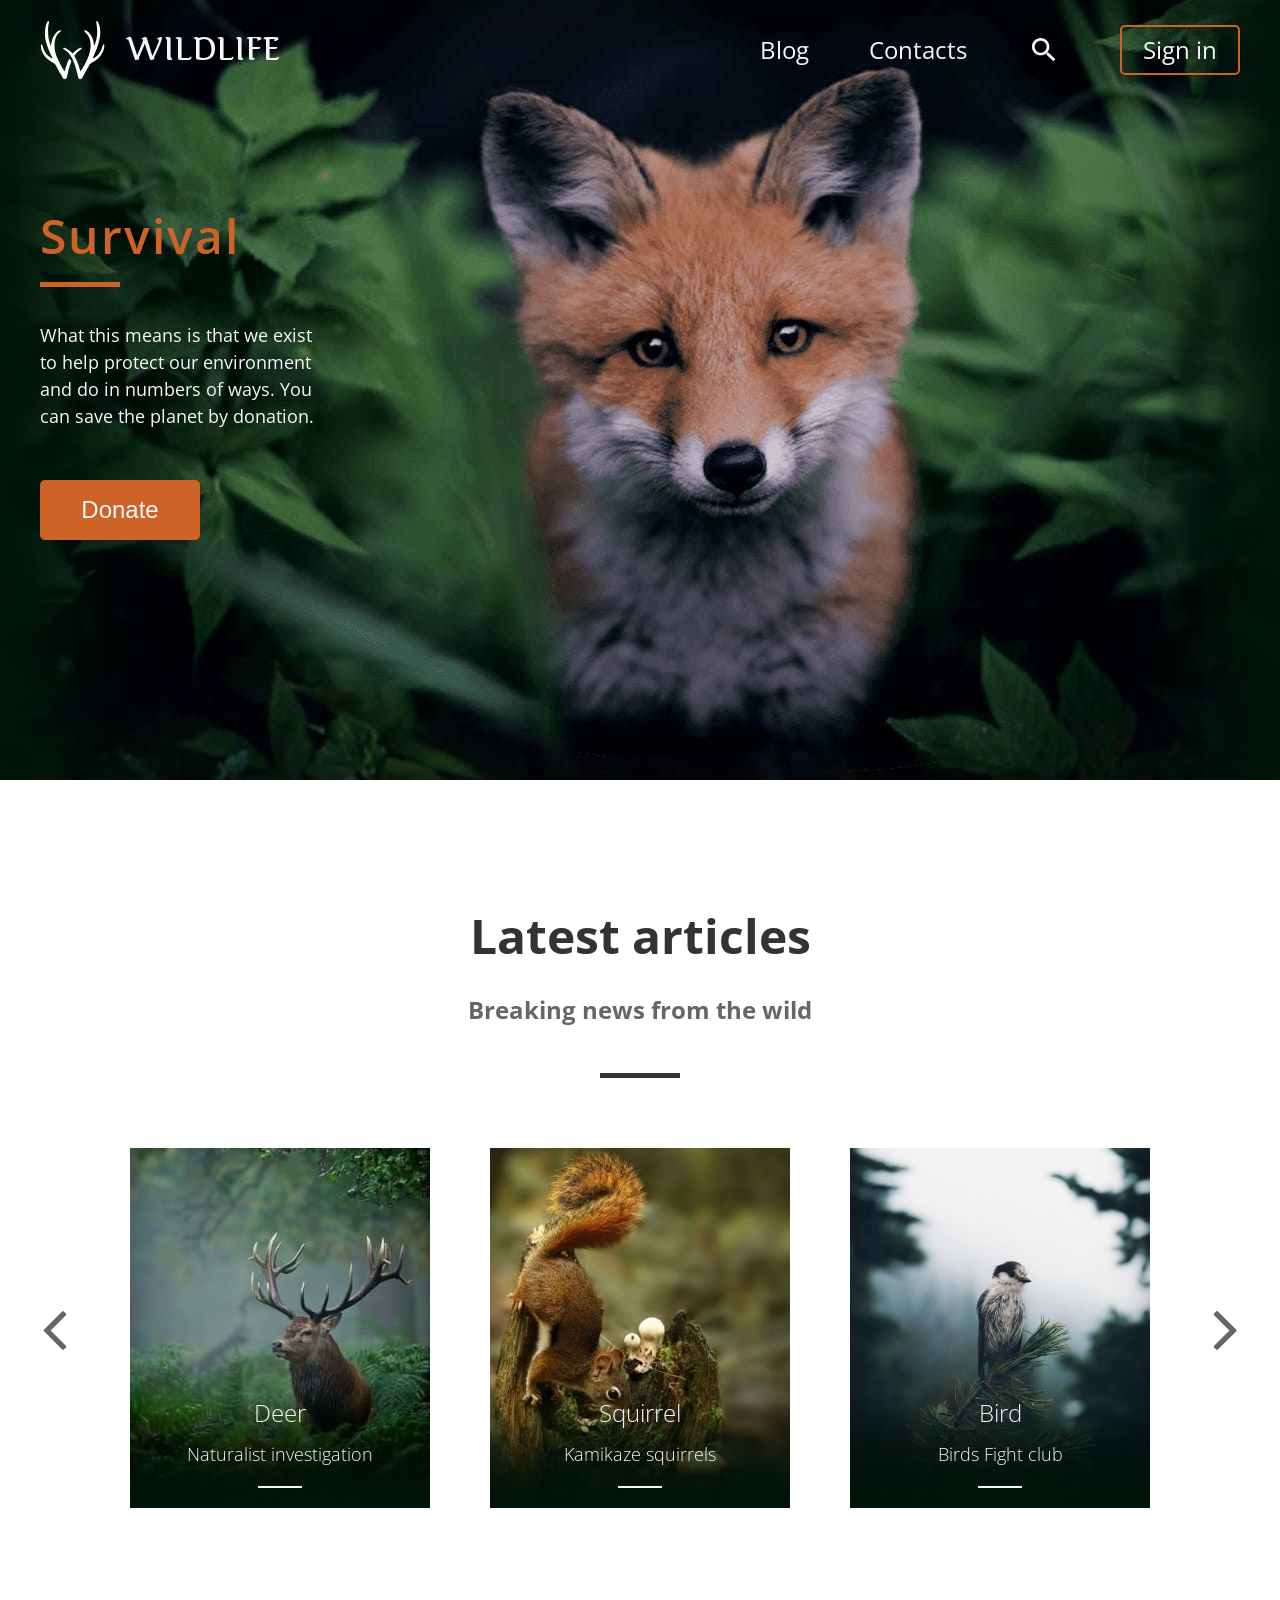
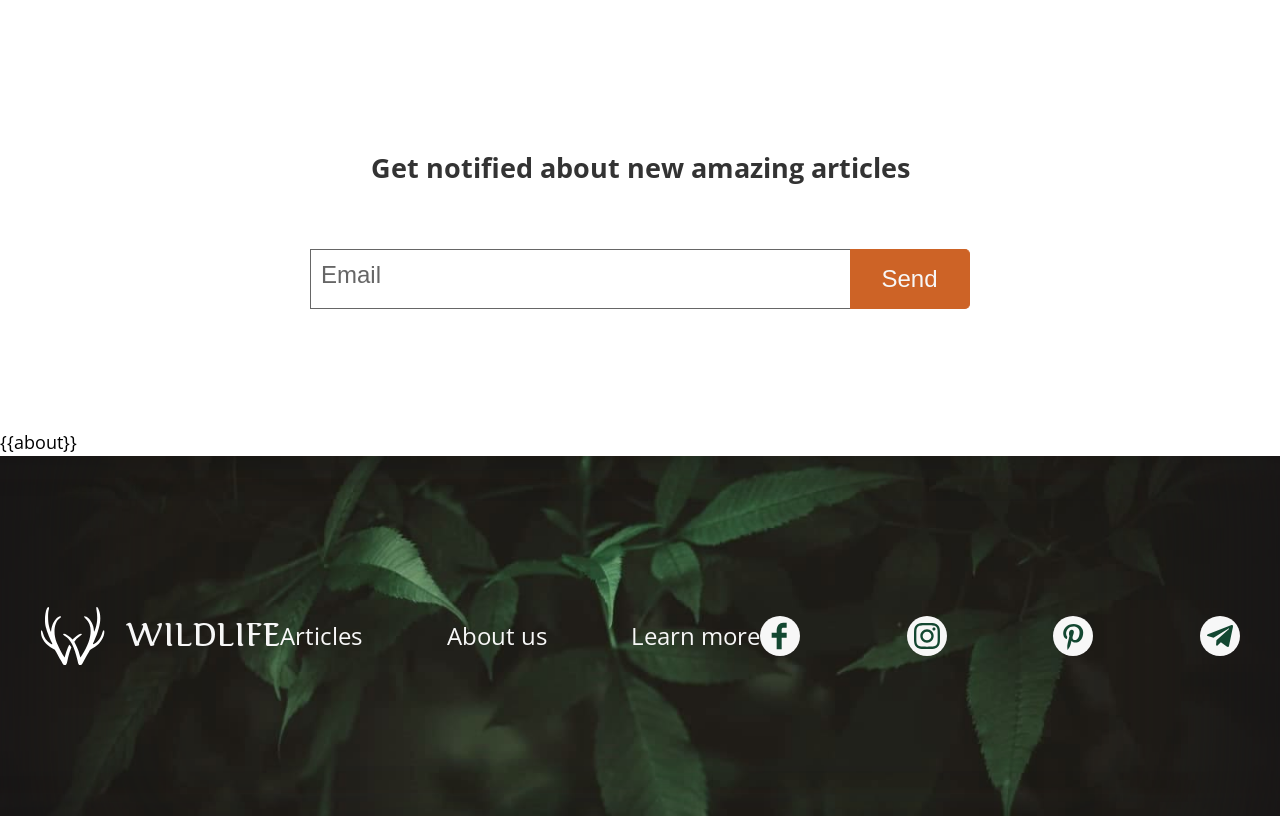
<file: 06-build-page/project-dist/index.html>
<!DOCTYPE html>
<html lang="en">
  <head>
    <meta charset="UTF-8" />
    <meta name="viewport" content="width=device-width, initial-scale=1.0" />
    <link
      href="https://fonts.googleapis.com/css2?family=Open+Sans:wght@100;300;400;600&display=swap"
      rel="stylesheet"
    />
    <link rel="stylesheet" href="style.css" />
    <title>wildlife</title>
  </head>
  <body>
    <header class="header">
      <div class="container">
        <div class="inner-container">
          <nav class="main-nav">
            <div class="logo">
              <div class="logo-icon"></div>
              <h1>wildlife</h1>
            </div>
            <ul class="nav-list">
              <li class="list-item"><a href="#">Blog</a></li>
              <li class="list-item"><a href="#">Contacts</a></li>
              <li class="list-item search"><a href="#"></a></li>
              <li class="list-item login"><a href="#">Sign in</a></li>
            </ul>
          </nav>
          <div class="header-promo">
            <h2 class="header-title">Survival</h2>
            <p class="header-text">
              What this means is that we exist to help protect our environment
              and do in numbers of ways. You can save the planet by donation.
            </p>
            <button class="header-button">Donate</button>
          </div>
        </div>
      </div>
    </header>
    <main class="main">
      <div class="container">
        <div class="inner-container">
          <h2 class="main-title">Latest articles</h2>
          <h3 class="main-subtitle">Breaking news from the wild</h3>
          <div class="slider">
            <a class="arrow arrow-left"></a>
            <div class="item item1">
              <a href="#">
                <h2 class="item-title">Deer</h2>
                <h3 class="item-subtitle">Naturalist investigation</h3>
              </a>
            </div>
            <div class="item item2">
              <a href="#">
                <h2 class="item-title">Squirrel</h2>
                <h3 class="item-subtitle">Kamikaze squirrels</h3>
              </a>
            </div>
            <div class="item item3">
              <a href="#">
                <h2 class="item-title">Bird</h2>
                <h3 class="item-subtitle">Birds Fight club</h3>
              </a>
            </div>
            <a class="arrow arrow-right"></a>
          </div>
          <div class="mail">
            <h2 class="mail-title">Get notified about new amazing articles</h2>
            <form action="#" method="post" class="mail-form">
              <input
                type="text"
                class="mail-input"
                placeholder="Email"
                required
                autofocus
              />
              <input type="submit" class="mail-button" value="Send" />
            </form>
          </div>
        </div>
      </div>
      {{about}}
    </main>
    <footer class="footer">
      <div class="container">
        <div class="inner-container footer-inner-container">
          <div class="logo">
            <div class="logo-icon"></div>
            <h2>wildlife</h2>
          </div>
          <ul class="nav-list">
            <li class="list-item"><a href="#">Articles</a></li>
            <li class="list-item"><a href="#">About us</a></li>
            <li class="list-item"><a href="#">Learn more</a></li>
          </ul>
          <ul class="nav-list social-list">
            <li class="list-item social-item fb"><a href="#"></a></li>
            <li class="list-item social-item instagramm"><a href="#"></a></li>
            <li class="list-item social-item pinterest"><a href="#"></a></li>
            <li class="list-item social-item telegram"><a href="#"></a></li>
          </ul>
        </div>
      </div>
    </footer>
  </body>
</html>
</file>
<file: 06-build-page/project-dist/style.css>
.about-container {
  padding-top: 100px;
  padding-bottom: 100px;

  display: flex;
  flex-direction: column;
  justify-content: space-between;
  align-items: center;

  text-align: center;

  background-color: black;
  color: whitesmoke;
}

.about-text {
  width: 70%;
}

footer {
  background-color: #181617;
}

footer .container {
  background-image: url('assets/img/footer.jpg');
  background-size: cover;
  box-shadow: -150px 0 150px -100px #181617 inset, 150px 0 150px -100px #181617 inset;
}

.footer-inner-container {
  display: flex;
  align-items: center;
  justify-content: space-between;  
  min-height: 360px;
}

.social-list {
  width: 240px;
  display: flex;
  justify-content: space-between;
  align-items: center;
}

.social-item {
  width: 40px;
  height: 40px;
  border-radius: 20px;
}

.social-item a {
  display: block;
  width: 40px;
  height: 40px;
  border-radius: 20px;
  background-color: #f7f7f7;
  background-size: contain;
  background-position: center center;
  background-repeat: no-repeat;
}

.fb a {
  background-image: url('assets/svg/facebook.svg');
}

.instagramm a {
  background-image: url('assets/svg/instagram.svg');
  background-size: 26px;
}

.pinterest a {
  background-image: url('assets/svg/pinterest.svg');
}

.telegram a {
  background-image: url('assets/svg/telegram.svg');
  background-size: 26px;
}main .container {
  padding-top: 120px;
  padding-bottom: 120px;
}

.main-title {
  font-size: 48px;
  color: #333;
  text-align: center;
  margin: 0;
  padding: 0;
  margin-bottom: 20px;
}

.main-subtitle {
  position: relative;
  font-size: 24px;
  color: #666;
  text-align: center;
  margin: 0;
  margin-bottom: 120px;
  padding: 0;
}

.main-subtitle::after {
  content: '';
  position: absolute;
  left: 50%;
  margin-left: -40px;
  bottom: -50px;
  width: 80px;
  height: 5px;
  background-color: #333;
}

.slider {
  display: flex;
  align-items: center;
  justify-content: space-between;
  margin-bottom: 240px;
}

.item a {
  display: flex;
  align-items: center;
  justify-content: flex-end;
  flex-direction: column;
  width: 300px;
  height: 360px;
  background-size: cover;
  background-repeat: no-repeat;  
  text-decoration: none;
  box-shadow: 0 -150px 150px -120px #02160b inset, 0 -100px 100px -80px #02160b inset, 0 -50px 50px -40px #02160b inset;
}

.item1 {
  background-image: url('assets/img/item1.jpg');
}

.item2 {
  background-image: url('assets/img/item2.jpg');
}

.item3 {
  background-image: url('assets/img/item3.jpg');
}

.item-title {
  font-size: 24px;
  font-weight: 300;
  color: #f7f7f7;
  text-align: center;
  margin: 0;
  padding: 0;
  margin-bottom: 10px;
}

.item-subtitle {
  position: relative;
  font-size: 18px;
  font-weight: 100;
  color: #f7f7f7;
  text-align: center;
  margin: 0;
  margin-bottom: 40px;
  padding: 0;
}

.item-subtitle::after {
  content: '';
  position: absolute;
  left: 50%;
  margin-left: -22px;
  bottom: -20px;
  width: 44px;
  height: 2px;
  background-color: #f7f7f7;
}

.arrow {
  width: 30px;
  height: 70px;
  background-size: contain;
  background-position: center center;
  background-repeat: no-repeat;
  cursor: pointer;
}

.arrow-left {
  background-image: url('assets/svg/arrow-left.svg');
}

.arrow-right {
  background-image: url('assets/svg/arrow-right.svg');
}

.mail-form {
  display: flex;
  height: 60px;
  justify-content: center;
}

.mail-title {
  padding: 0;
  margin: 0;
  margin-bottom: 60px;
  text-align: center;
  color: #333;
}

.mail-input {
  box-sizing: border-box;
  width: 540px;
  height: 60px;
  padding: 10px;
  background-color:transparent;
  border: 1px solid #666;
  border-right: 0;
  outline: 0;
}

.mail-input::placeholder {
  font-size: 24px;
  line-height: 58px;
  color: #666;
}

.mail-button {
  width: 120px;
  height: 60px;
  color: #f7f7f7;
  background-color: #cd6326;  
  font-size: 24px;
  border: 1px solid #cd6326;
  border-radius: 0 5px 5px 0;
  border-left: 0;
  cursor: pointer;
  transition: .3s;
}

.mail-button:hover {
  background-color: #E4902D;
  border-color: #E4902D;
  outline: 0;
}

.mail-button:active {
  background-color: #8F5515;
  border-color: #8F5515;
  outline: 0;
}@font-face {
  font-family: 'Karolina';
  src: url('assets/fonts/Karolina-Regular.woff2') format('woff2');
  font-weight: normal;
  font-style: normal;
}

* {
  box-sizing: border-box;
}

body {
  margin: 0;
  padding: 0;
  font-family: 'Open Sans', sans-serif;
  font-size: 18px;
  line-height: 1.5;
}

.inner-container {
  max-width: 1200px;
  margin: 0 auto;
}

header {
  background-color: #02160b;
}

header .container {
  min-height: 780px;
  background-image: url('assets/img/header.jpg');
  background-size: cover;
  padding-top: 20px;
  box-shadow: -150px 0 150px -100px #02160b inset, 150px 0 150px -100px #02160b inset, -100px 0 100px -90px #02160b inset, 100px 0 100px -90px #02160b inset, -50px 0 50px -40px #02160b inset, 50px 0 50px -40px #02160b inset;
}

.main-nav {
  display: flex;
  align-items: center;
  justify-content: space-between;
  margin-bottom: 120px;
}

.nav-list {
  display: flex;
  align-items: center;
  justify-content: space-between;
  width: 480px;
  padding: 0;
  margin: 0;
  height: 60px;
}

.list-item {
  padding: 0;
  margin: 0;
  list-style: none;
}

.list-item a {
  font-size: 24px;
  line-height: 60px;
  color: #f7f7f7;
  text-decoration: none;
  transition: .3s;
}

.list-item:hover a {
  color: #cd6326;
}

.logo {
  display: flex;
  align-items: center;
  justify-content: space-between;
  width: 240px;
  height: 60px;
}

.logo-icon {
  width: 70px;
  height: 60px;
  background-image: url('assets/svg/logo.svg');
  background-size: contain;
  background-position: left center;
  background-repeat: no-repeat;  
}

.logo h1,
.logo h2 {
  padding: 0;
  margin: 0;
  font-family: 'Karolina';
  font-size: 32px;
  color: #f7f7f7;
  line-height: 60px;
  text-transform: uppercase;
  font-weight: 300;
}

.search {
  width: 32px;
  height: 32px;
  background-image: url('assets/svg/search.svg');
  background-size: contain;
  background-position: center center;
  background-repeat: no-repeat;  
  cursor: pointer;
}

.login {
  width: 120px;
  height: 50px;
  border: 2px solid #cd6326;  
  border-radius: 5px;
  text-align: center;
  transition: .3s;
}

.login:hover {
  background-color: #cd6326;
  border-color: #cd6326;
}

.login:active {
  background-color: #8F5515;
  border-color: #8F5515;
}

.login a,
.login:hover a,
.login:active a {
  color: #f7f7f7;
  line-height: 46px;
}

.header-title {
  position: relative;
  font-size: 48px;
  font-weight: 600;
  color: #cd6326;
  letter-spacing: 2px;
  margin-bottom: 50px;
}

.header-title::after {
  content: '';
  position: absolute;
  left: 0;
  bottom: -15px;
  width: 80px;
  height: 5px;
  background-color: #cd6326;
}

.header-text {
  width: 280px;
  color: #f7f7f7;
  margin-bottom: 50px;
}

.header-button {
  width: 160px;
  height: 60px;
  color: #f7f7f7;
  background-color: #cd6326;
  border-radius: 5px;
  font-size: 24px;
  border: 0;
  outline: 0;
  cursor: pointer;
  transition: .3s;
}

.header-button:hover {
  background-color: #E4902D;
}

.header-button:active {
  background-color: #8F5515;
}
</file>
